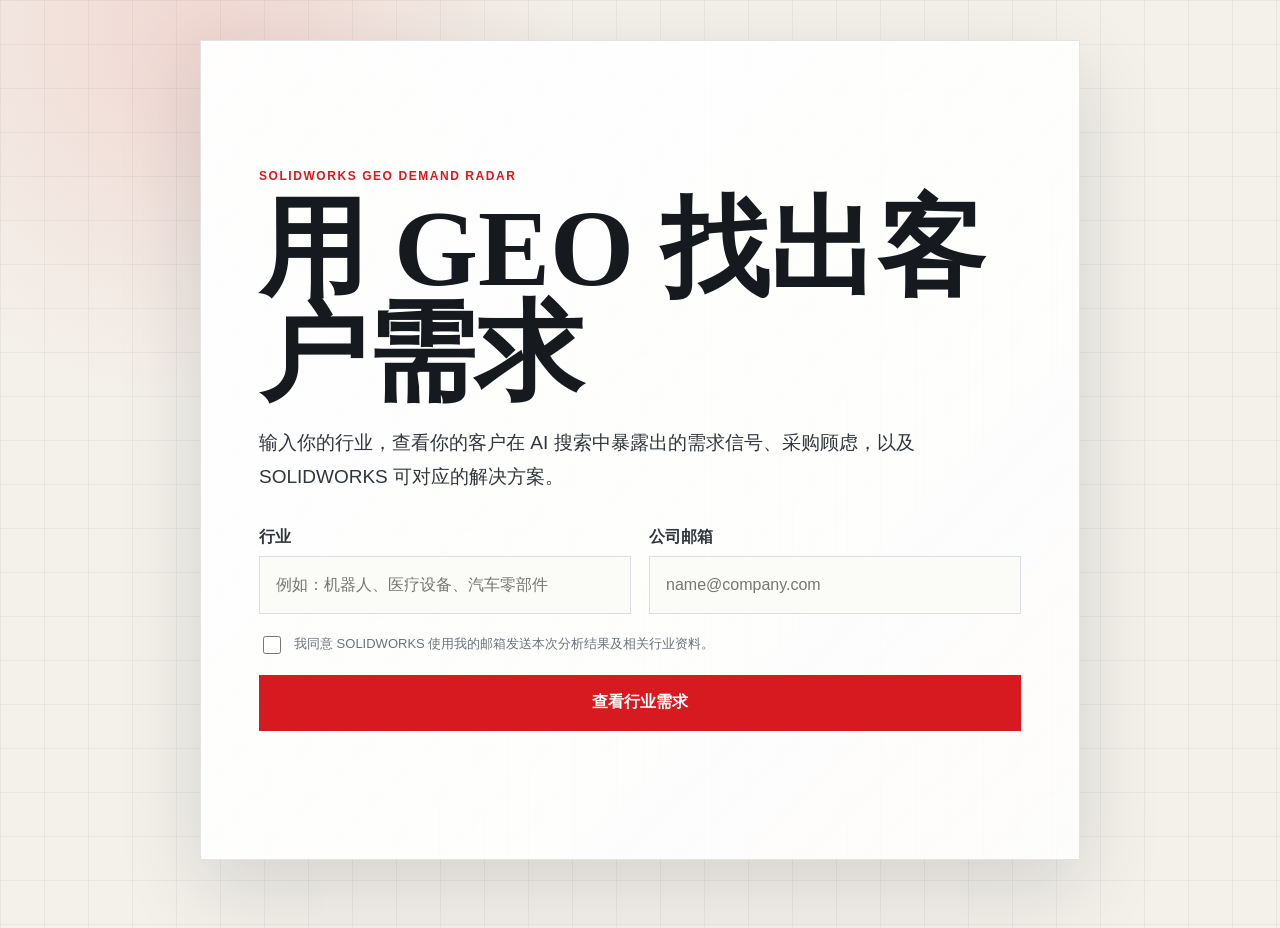
<file: index.html>
<!doctype html>
<html lang="zh-CN">
  <head>
    <meta charset="utf-8" />
    <meta name="viewport" content="width=device-width, initial-scale=1" />
    <title>用 GEO 找出客户需求 | SOLIDWORKS</title>
    <link rel="icon" type="image/svg+xml" href="favicon.svg" />
    <link rel="stylesheet" href="styles.css?v=20260629-5" />
  </head>
  <body>
    <main class="page-shell">
      <section class="landing-hero">
        <p class="brand-kicker">SOLIDWORKS GEO Demand Radar</p>
        <h1>用 GEO 找出客户需求</h1>
        <p class="hero-lede">
          输入你的行业，查看你的客户在 AI 搜索中暴露出的需求信号、采购顾虑，以及 SOLIDWORKS 可对应的解决方案。
        </p>

        <form class="input-panel" id="radarForm">
          <label class="field">
            <span>行业</span>
            <input
              id="industry"
              name="industry"
              type="text"
              autocomplete="organization-title"
              placeholder="例如：机器人、医疗设备、汽车零部件"
              required
            />
          </label>

          <label class="field">
            <span>公司邮箱</span>
            <input
              id="email"
              name="email"
              type="email"
              autocomplete="email"
              placeholder="name@company.com"
              required
            />
          </label>

          <label class="consent">
            <input id="consent" name="consent" type="checkbox" required />
            <span>我同意 SOLIDWORKS 使用我的邮箱发送本次分析结果及相关行业资料。</span>
          </label>

          <button class="primary-button" type="submit">
            <span>查看行业需求</span>
          </button>
        </form>
      </section>

      <section class="progress-panel hidden" id="progressPanel" aria-live="polite">
        <div class="progress-copy">
          <p>GEO 需求雷达运行中</p>
          <h2 id="progressTitle">识别行业场景</h2>
        </div>
        <div class="progress-track">
          <div class="progress-bar" id="progressBar"></div>
        </div>
        <div class="progress-steps" id="progressSteps">
          <span class="active">识别行业场景</span>
          <span>分析 AI 问答需求</span>
          <span>归纳客户顾虑</span>
          <span>匹配 SOLIDWORKS 方案</span>
        </div>
      </section>

      <section class="result-panel hidden" id="resultPanel">
        <div class="result-heading">
          <p>GEO 需求分析结果</p>
          <h2 id="resultHeadline">你的客户在 AI 搜索中暴露出的需求信号</h2>
          <span id="resultSource" class="source-pill">行业库匹配</span>
        </div>
        <p class="result-summary" id="resultSummary"></p>
        <div class="signal-list" id="signalList"></div>
        <div class="solution-strip" id="solutionStrip"></div>
        <div class="result-cta">
          <div>
            <strong id="ctaText">了解完整解决方案</strong>
            <p>让 SOLIDWORKS 顾问协助你评估当前设计、验证与协作流程，找出可优先改善的环节。</p>
          </div>
          <a class="secondary-button" href="mailto:?subject=SOLIDWORKS咨询健检预约">联系咨询健检</a>
        </div>
      </section>
    </main>

    <script src="app.js?v=20260629-5"></script>
  </body>
</html>
</file>
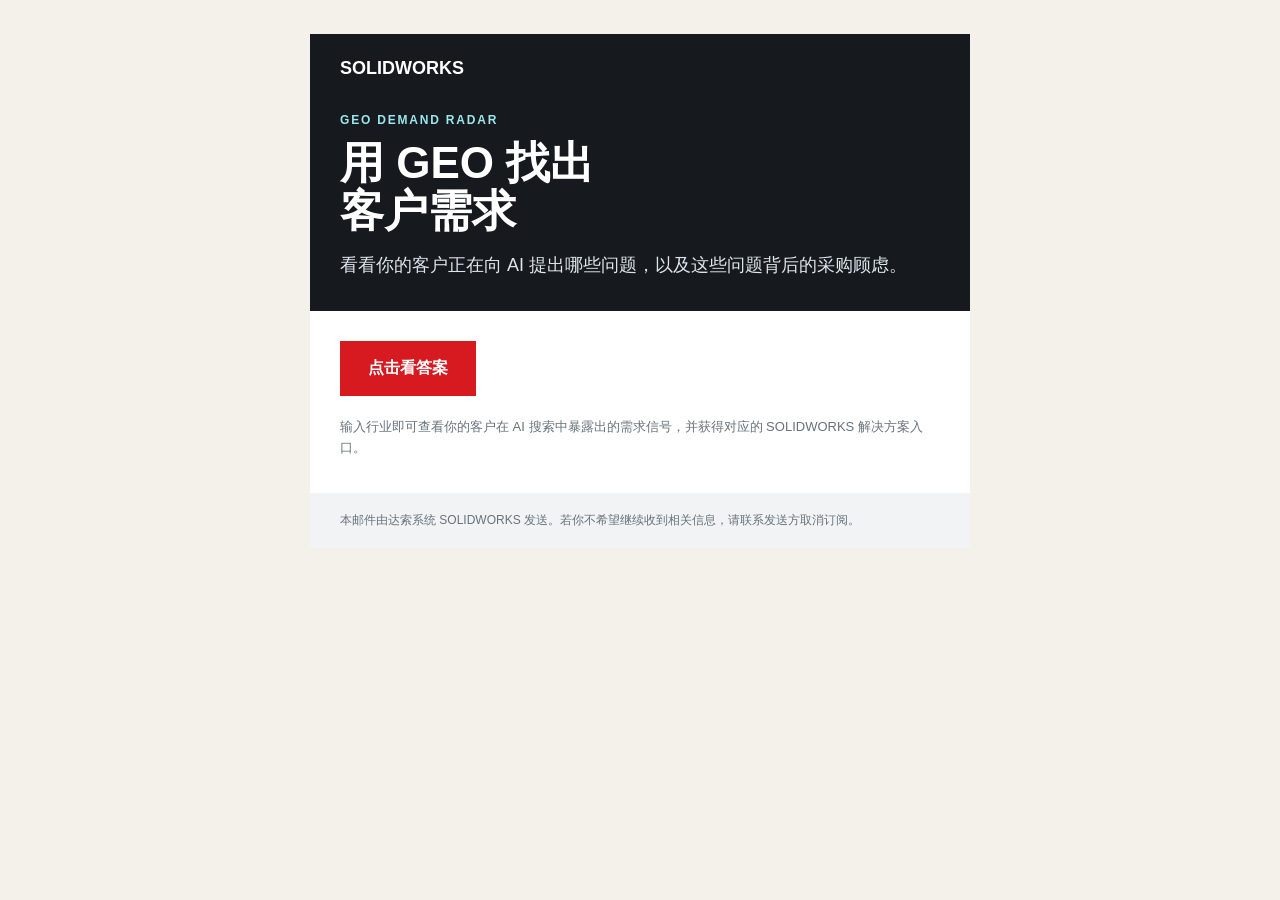
<file: email/index.html>
<!doctype html>
<html lang="zh-CN">
  <head>
    <meta charset="utf-8" />
    <meta name="viewport" content="width=device-width, initial-scale=1" />
    <title>用 GEO 找出客户需求</title>
  </head>
  <body style="margin:0; padding:0; background:#f4f1ea;">
    <center style="width:100%; background:#f4f1ea;">
      <table role="presentation" width="100%" cellspacing="0" cellpadding="0" border="0" style="border-collapse:collapse;">
        <tr>
          <td align="center" style="padding:34px 14px;">
            <table role="presentation" width="660" cellspacing="0" cellpadding="0" border="0" style="width:660px; max-width:100%; border-collapse:collapse; background:#ffffff;">
              <tr>
                <td style="padding:0;">
                  <table role="presentation" width="100%" cellspacing="0" cellpadding="0" border="0" style="border-collapse:collapse;">
                    <tr>
                      <td style="background:#161a1f; padding:24px 30px 30px; font-family:Arial, 'Microsoft YaHei', sans-serif;">
                        <div style="color:#ffffff; font-size:18px; font-weight:700; margin-bottom:34px;">SOLIDWORKS</div>
                        <div style="color:#9be7ed; font-size:12px; font-weight:700; letter-spacing:1.8px; text-transform:uppercase; margin-bottom:12px;">
                          GEO Demand Radar
                        </div>
                        <h1 style="margin:0 0 16px; color:#ffffff; font-size:44px; line-height:1.08; font-weight:800;">
                          用 GEO 找出<br />客户需求
                        </h1>
                        <p style="margin:0; color:#dfe6eb; font-size:18px; line-height:1.7;">
                          看看你的客户正在向 AI 提出哪些问题，以及这些问题背后的采购顾虑。
                        </p>
                      </td>
                    </tr>
                  </table>
                </td>
              </tr>

              <tr>
                <td style="padding:30px 30px 34px; font-family:Arial, 'Microsoft YaHei', sans-serif;">
                  <table role="presentation" cellspacing="0" cellpadding="0" border="0" style="border-collapse:collapse;">
                    <tr>
                      <td bgcolor="#d71920" style="background:#d71920;">
                        <a href="../" target="_blank" style="display:inline-block; padding:17px 28px; color:#ffffff; font-size:16px; font-weight:700; text-decoration:none;">
                          点击看答案
                        </a>
                      </td>
                    </tr>
                  </table>
                  <p style="margin:20px 0 0; color:#69727b; font-size:13px; line-height:1.65;">
                    输入行业即可查看你的客户在 AI 搜索中暴露出的需求信号，并获得对应的 SOLIDWORKS 解决方案入口。
                  </p>
                </td>
              </tr>

              <tr>
                <td style="background:#f1f3f4; padding:18px 30px; font-family:Arial, 'Microsoft YaHei', sans-serif;">
                  <p style="margin:0; color:#69727b; font-size:12px; line-height:1.6;">
                    本邮件由达索系统 SOLIDWORKS 发送。若你不希望继续收到相关信息，请联系发送方取消订阅。
                  </p>
                </td>
              </tr>
            </table>
          </td>
        </tr>
      </table>
    </center>
  </body>
</html>
</file>
<file: styles.css>
:root {
  --sw-red: #d71920;
  --deep-red: #a70f15;
  --ink: #161a1f;
  --graphite: #30363b;
  --line: #d8dee4;
  --paper: #f4f1ea;
  --white: #ffffff;
  --cyan: #00a7b5;
  --steel: #69727b;
  --soft-red: #fff0f0;
  --shadow: 0 28px 80px rgba(16, 24, 32, 0.14);
}

* {
  box-sizing: border-box;
}

body {
  margin: 0;
  color: var(--ink);
  font-family: "Aptos", "Segoe UI", "PingFang SC", "Microsoft YaHei", sans-serif;
  background:
    radial-gradient(circle at 16% 4%, rgba(215, 25, 32, 0.12), transparent 26%),
    linear-gradient(90deg, rgba(22, 26, 31, 0.052) 0 1px, transparent 1px 100%),
    linear-gradient(180deg, rgba(22, 26, 31, 0.042) 0 1px, transparent 1px 100%),
    var(--paper);
  background-size: auto, 44px 44px, 44px 44px, auto;
}

button,
input {
  font: inherit;
}

.page-shell {
  width: min(1180px, calc(100% - 32px));
  margin: 0 auto;
  padding: 40px 0 68px;
}

.landing-hero {
  min-height: calc(100vh - 80px);
  display: flex;
  flex-direction: column;
  justify-content: center;
  width: min(880px, 100%);
  margin: 0 auto;
  padding: clamp(28px, 6vw, 58px);
  background:
    linear-gradient(135deg, rgba(255, 255, 255, 0.97), rgba(255, 255, 255, 0.86)),
    linear-gradient(90deg, rgba(215, 25, 32, 0.08) 0 1px, transparent 1px 100%);
  background-size: auto, 34px 34px;
  border: 1px solid rgba(48, 54, 59, 0.13);
  box-shadow: var(--shadow);
}

.brand-kicker,
.progress-copy p,
.result-heading p {
  margin: 0 0 14px;
  color: var(--sw-red);
  font-size: 12px;
  font-weight: 900;
  letter-spacing: 0.13em;
  text-transform: uppercase;
}

h1,
h2,
h3,
p {
  margin-top: 0;
}

h1 {
  max-width: 760px;
  margin-bottom: 22px;
  font-family: Georgia, "Times New Roman", "Songti SC", serif;
  font-size: clamp(52px, 10vw, 108px);
  line-height: 0.96;
  letter-spacing: 0;
}

.hero-lede {
  max-width: 720px;
  margin-bottom: 34px;
  color: var(--graphite);
  font-size: 19px;
  line-height: 1.75;
}

.input-panel {
  display: grid;
  grid-template-columns: repeat(2, minmax(260px, 1fr));
  gap: 18px;
  width: 100%;
}

.field {
  display: block;
}

.field span {
  display: block;
  margin-bottom: 8px;
  color: var(--graphite);
  font-weight: 900;
}

.field input {
  width: 100%;
  min-height: 58px;
  padding: 0 16px;
  border: 1px solid var(--line);
  border-radius: 0;
  background: #fbfbf8;
  color: var(--ink);
  outline: none;
  transition: border-color 160ms ease, box-shadow 160ms ease;
}

.field input:focus {
  border-color: var(--sw-red);
  box-shadow: 0 0 0 4px rgba(215, 25, 32, 0.1);
}

.consent {
  grid-column: 1 / -1;
  display: flex;
  gap: 10px;
  align-items: flex-start;
  margin-top: 2px;
  color: var(--steel);
  font-size: 13px;
  line-height: 1.6;
}

.consent input {
  width: 18px;
  height: 18px;
  margin-top: 2px;
  accent-color: var(--sw-red);
  flex: 0 0 auto;
}

.primary-button,
.secondary-button {
  display: inline-flex;
  min-height: 56px;
  align-items: center;
  justify-content: center;
  padding: 0 24px;
  border: 0;
  background: var(--sw-red);
  color: var(--white);
  text-decoration: none;
  font-weight: 900;
  cursor: pointer;
  transition: transform 160ms ease, background 160ms ease;
}

.primary-button {
  grid-column: 1 / -1;
  width: 100%;
}

.primary-button:hover,
.secondary-button:hover {
  transform: translateY(-1px);
  background: var(--deep-red);
}

.progress-panel,
.result-panel {
  margin-top: 22px;
  padding: 28px;
  background: var(--white);
  border: 1px solid rgba(48, 54, 59, 0.13);
  box-shadow: 0 18px 44px rgba(16, 24, 32, 0.08);
}

.progress-copy h2,
.result-heading h2 {
  margin-bottom: 22px;
  font-size: 30px;
  line-height: 1.16;
}

.progress-track {
  height: 12px;
  overflow: hidden;
  background: #e7eaed;
}

.progress-bar {
  width: 0%;
  height: 100%;
  background: linear-gradient(90deg, var(--sw-red), var(--cyan));
  transition: width 460ms ease;
}

.progress-steps {
  display: grid;
  grid-template-columns: repeat(4, 1fr);
  gap: 10px;
  margin-top: 14px;
  color: var(--steel);
  font-size: 13px;
}

.progress-steps span.active {
  color: var(--sw-red);
  font-weight: 900;
}

.source-pill {
  display: inline-flex;
  margin-bottom: 14px;
  padding: 6px 10px;
  background: #edf8f9;
  color: #02747d;
  font-size: 12px;
  font-weight: 900;
}

.result-summary {
  max-width: 760px;
  color: var(--graphite);
  font-size: 17px;
  line-height: 1.75;
}

.signal-list {
  display: grid;
  grid-template-columns: repeat(auto-fit, minmax(min(100%, 320px), 1fr));
  align-items: start;
  gap: 18px;
  margin-top: 22px;
}

.signal-item {
  display: block;
  padding: 24px;
  border: 1px solid var(--line);
  background: #fbfbf8;
}

.signal-item:nth-child(2) {
  padding-bottom: 42px;
  background: var(--soft-red);
}

.signal-item:nth-child(3) {
  padding-top: 34px;
}

.signal-index {
  display: flex;
  width: 52px;
  height: 52px;
  align-items: center;
  justify-content: center;
  margin-bottom: 18px;
  background: var(--sw-red);
  color: var(--white);
  font-weight: 900;
}

.signal-item h3 {
  margin: 0 0 14px;
  font-size: 23px;
  line-height: 1.28;
}

.signal-item dl {
  display: grid;
  gap: 12px;
  margin: 0;
}

.signal-item dt {
  color: var(--sw-red);
  font-size: 13px;
  font-weight: 900;
}

.signal-item dd {
  margin: 0;
  color: var(--graphite);
  line-height: 1.68;
}

.solution-strip {
  display: grid;
  grid-template-columns: repeat(auto-fit, minmax(min(100%, 260px), 1fr));
  align-items: start;
  gap: 14px;
  margin-top: 22px;
}

.solution-item {
  padding: 22px;
  background: var(--ink);
  color: var(--white);
}

.solution-item h3 {
  margin: 0 0 10px;
  color: #9be7ed;
  font-size: 17px;
}

.solution-item p {
  margin: 0;
  color: #e2e8ed;
  line-height: 1.65;
}

.result-cta {
  display: flex;
  gap: 20px;
  align-items: center;
  justify-content: space-between;
  margin-top: 24px;
  padding: 24px;
  background: #f1f3f4;
  border-left: 8px solid var(--sw-red);
}

.result-cta strong {
  display: block;
  margin-bottom: 6px;
  font-size: 20px;
}

.result-cta p {
  margin: 0;
  color: var(--steel);
  line-height: 1.6;
}

.hidden {
  display: none;
}

@media (max-width: 760px) {
  .page-shell {
    width: min(100% - 20px, 560px);
    padding: 10px 0 44px;
  }

  .landing-hero {
    min-height: auto;
    padding: 28px;
  }

  h1 {
    font-size: clamp(48px, 18vw, 72px);
  }

  .hero-lede {
    font-size: 17px;
  }

  .input-panel,
  .progress-steps {
    grid-template-columns: 1fr;
  }

  .result-cta {
    align-items: stretch;
    flex-direction: column;
  }
}
</file>
